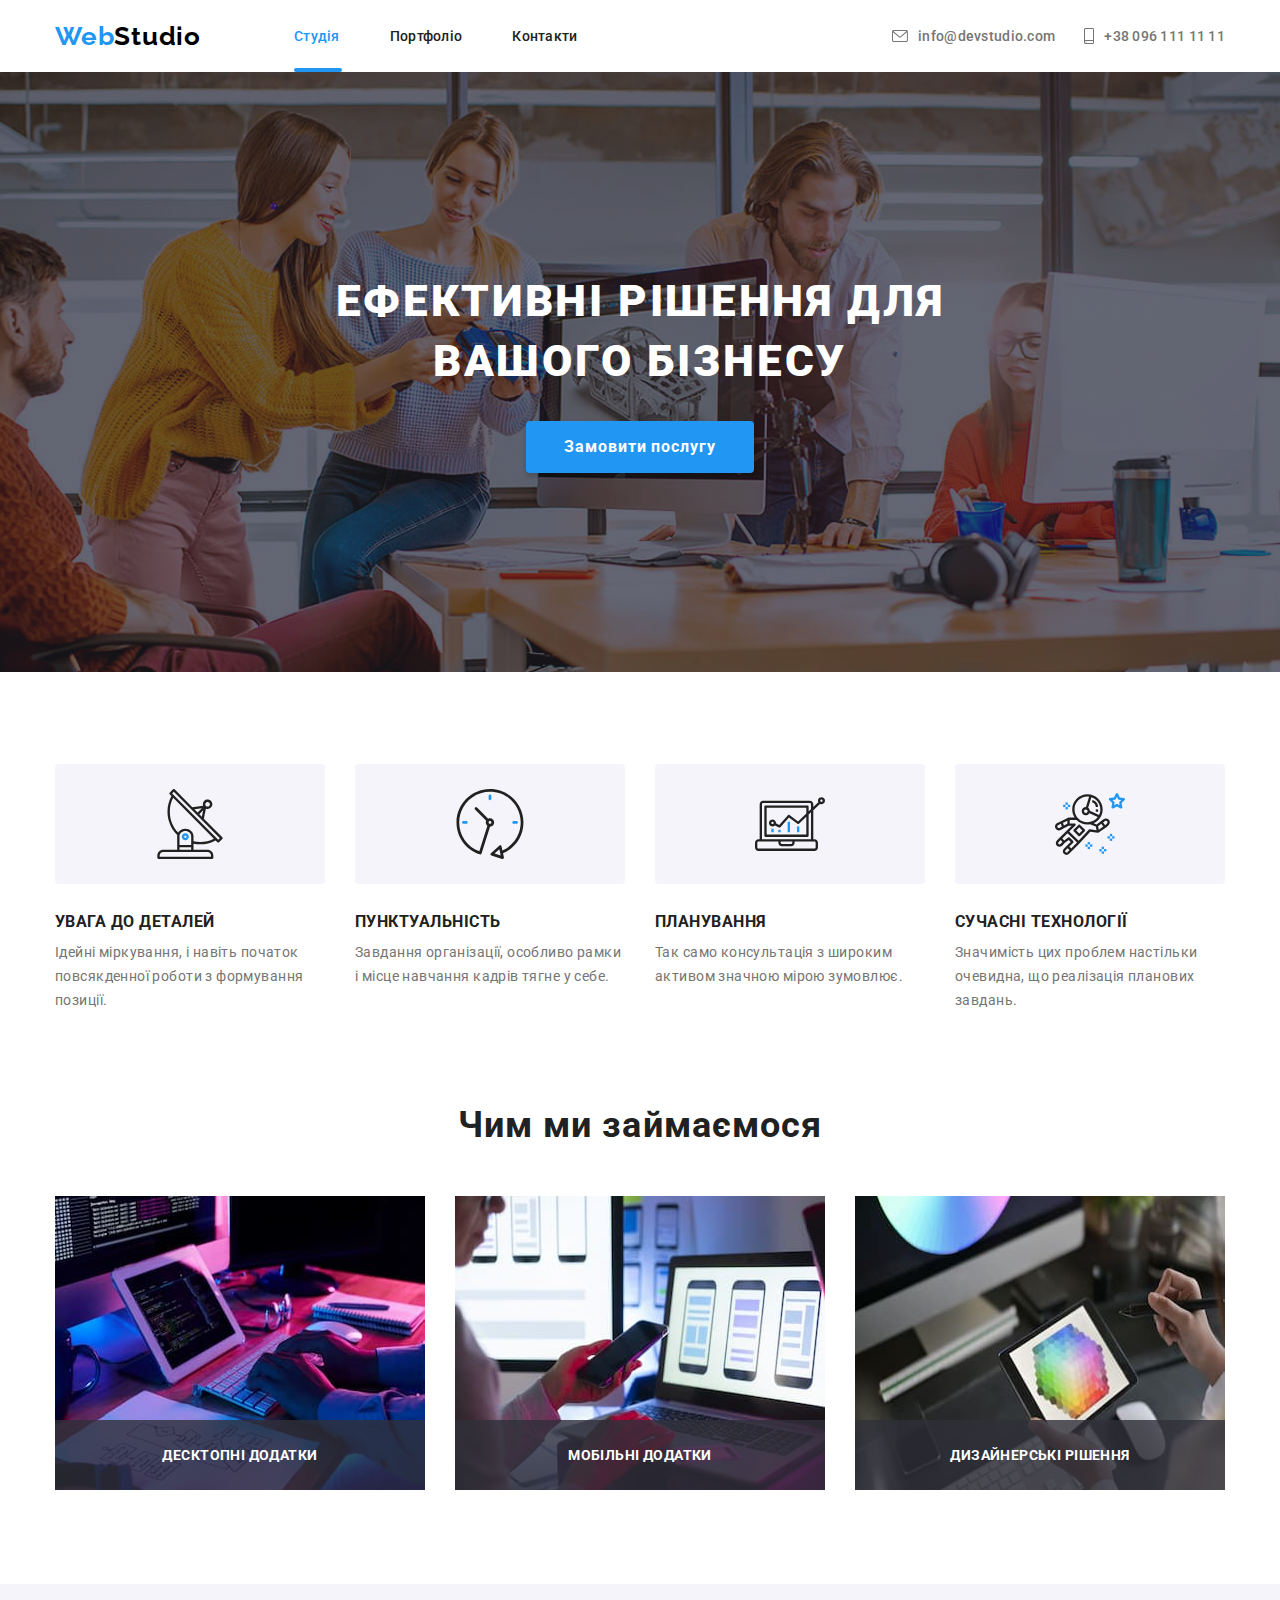
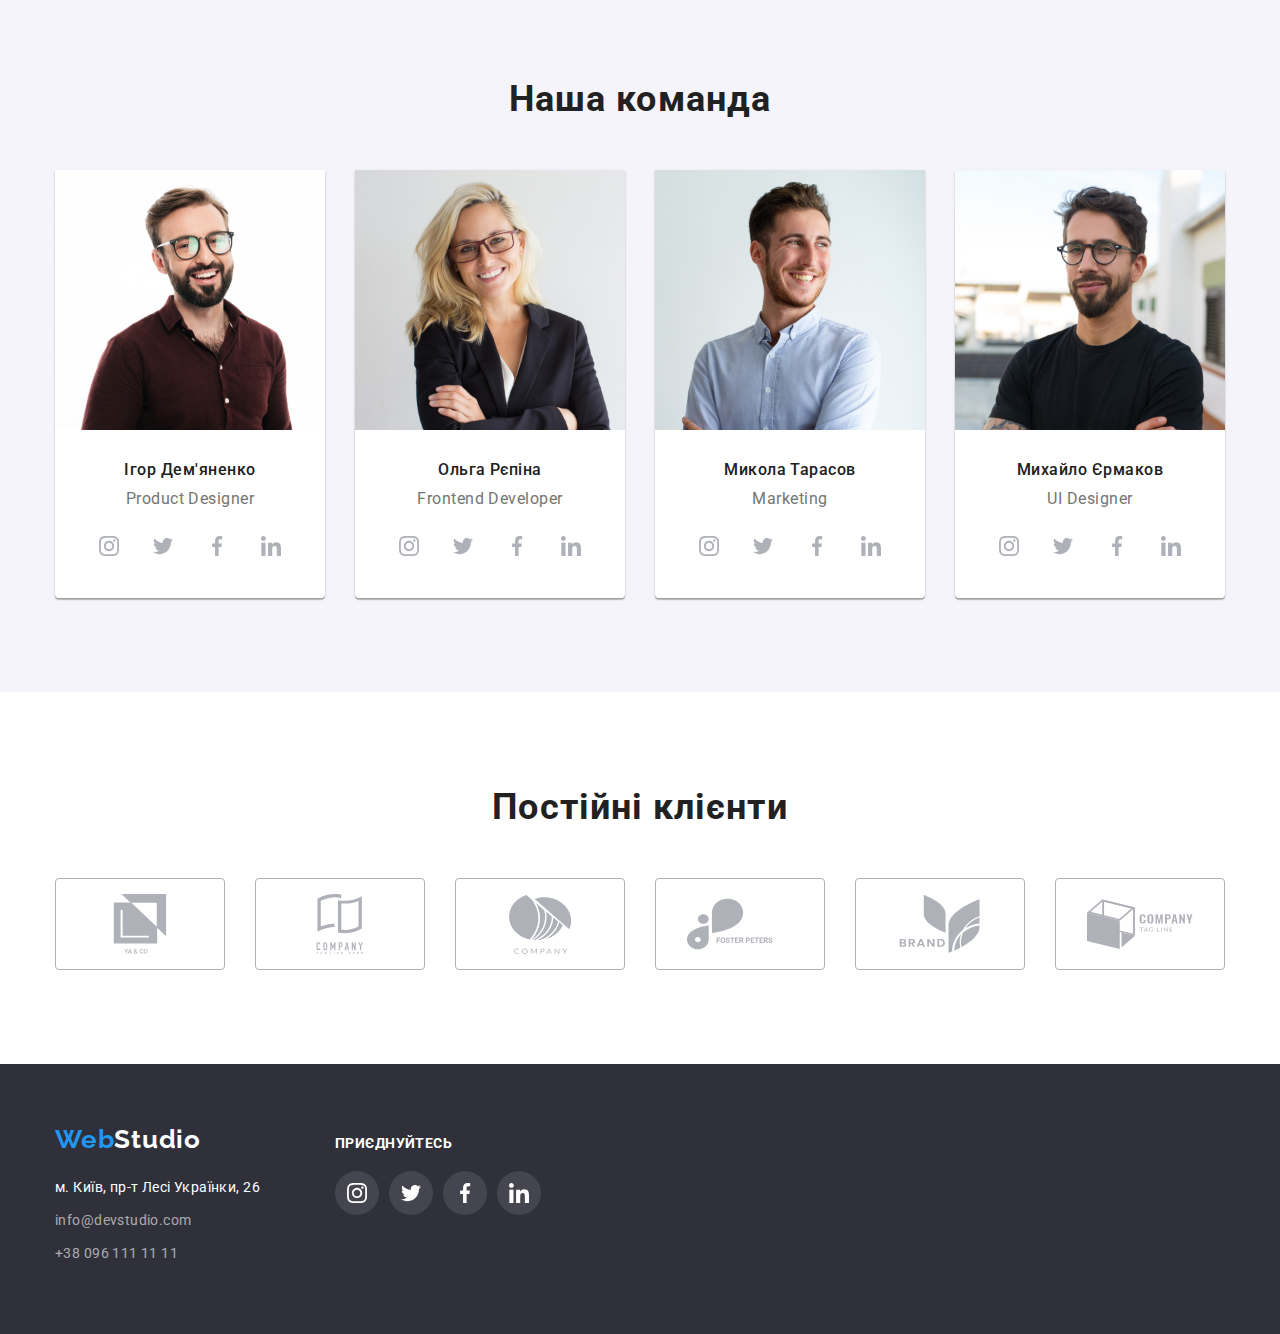
<file: index.html>
<!DOCTYPE html>
<html lang="en">
  <head>
    <meta charset="UTF-8" />
    <meta http-equiv="X-UA-Compatible" content="IE=edge" />
    <meta name="viewport" content="width=device-width, initial-scale=1.0" />
    <title>index</title>
    <link
      href="https://fonts.googleapis.com/css2?family=Roboto:wght@400;500;700;900&display=swap"
      rel="stylesheet"
    />
    <link
      href="https://fonts.googleapis.com/css2?family=Raleway:wght@700&display=swap"
      rel="stylesheet"
    />
    <link rel="stylesheet" href="./css/modern-normalize.css" />
    <link rel="stylesheet" href="./css/style.css" />
  </head>
  <body>
    <header class="header">
      <div class="container header-container">
        <!-- LOGO -->
        <a class="header-logo link" href="./index.html"
          >Web<span class="logo-color">Studio</span></a
        >
        <!-- NAV -->
        <nav>
          <ul class="header-list">
            <li>
              <a class="header-link link header-studio" href="./index.html"
                >Студія</a
              >
            </li>
            <li>
              <a class="header-link link" href="portfolio.html">Портфоліо</a>
            </li>
            <li>
              <a class="header-link link" href="#">Контакти</a>
            </li>
          </ul>
        </nav>
        <!-- COTACTS -->
        <ul class="header-link-flex">
          <li class="header-cont-flex">
            <a class="header-mail link" href="mailto:info@devstudio.com"
              ><svg class="icon-header" width="16" height="12">
                <use href=".//images/symbol-defs.svg#icon-envelope"></use>
              </svg>info@devstudio.com</a
            >
          </li>
          <li class="header-link-flex">
            <a class="header-tel link" href="”tel:+380961111111”"
              ><svg class="icon-header" width="10" height="16">
                <use href=".//images/symbol-defs.svg#icon-smartphone"></use>
                </svg>+38 096 111 11 11</a
            >
          </li>
        </ul>
      </div>
    </header>
    <main>
      <!-- HEADER+BUTTON -->
      <section class="header-main">
        <div class="container header-main-flex">
          <h1 class="main-text main-text-flex">
            Ефективні рішення для вашого бізнесу
          </h1>
          <button class="main-button" type="button" data-modal-open>
            <span class="main-text-button button-text-flex"
              >Замовити послугу</span
            >
          </button>
        </div>
      </section>
      <!-- SPECIALITIES -->
      <section>
        <div class="container spec-container">
          <h2 class="visually-hidden">Specialities</h2>
          <ul class="main-list-flex">
            <!-- Peculiarities 1 -->
            <li class="main-item-flex">
              <div class="icon-antenna-bg">
                <svg class="icon-item" width="70" height="70">
                  <use href=".//images/symbol-defs.svg#icon-antenna"></use>
                </svg>
              </div>
              <h3 class="specialities-after">УВАГА ДО ДЕТАЛЕЙ</h3>
              <p class="specialities-tittle">
                Ідейні міркування, і навіть початок повсякденної роботи з
                формування позиції.
              </p>
            </li>
            <!-- Peculiarities 2 -->
            <li class="main-item-flex"> 
              <div class="icon-antenna-bg">
                <svg class="icon-item" width="70" height="70">
                  <use href=".//images/symbol-defs.svg#icon-clock"></use>
                </svg>
              </div>
              <h3 class="specialities-after">ПУНКТУАЛЬНІСТЬ</h3>
              <p class="specialities-tittle">
                Завдання організації, особливо рамки і місце навчання кадрів тягне
                у себе.
              </p>
            </li>
            <!-- Peculiarities 3 -->
            <li class="main-item-flex"> 
              <div class="icon-antenna-bg">
                <svg class="icon-item" width="70" height="70">
                  <use href=".//images/symbol-defs.svg#icon-diagram"></use>
                </svg>
              </div>
              <h3 class="specialities-after">ПЛАНУВАННЯ</h3>
              <p class="specialities-tittle">
                Так само консультація з широким активом значною мірою зумовлює.
              </p>
            </li>
            <!-- Peculiarities 4 -->
            <li class="main-item-flex"> 
              <div class="icon-antenna-bg">
                <svg class="icon-item" width="70" height="70">
                  <use href=".//images/symbol-defs.svg#icon-astronaut"></use>
                </svg>
              </div>
              <h3 class="specialities-after">СУЧАСНІ ТЕХНОЛОГІЇ</h3>
              <p class="specialities-tittle">
                Значимість цих проблем настільки очевидна, що реалізація планових
                завдань.
              </p>
            </li>
          </ul>
        </div class="container">
      </section>
      <!-- PICTURE -->
        <section>
          <div class="container">
              <p class="picture-text">Чим ми займаємося</p>
              <ul class="picture-list-flex">
                <li class="picture-list">
                  <img
                    class="picture-marker"
                    src="./images/picture1.jpg"
                    alt="photo"
                    width="370"
                  />
                  <div class="picture-cont">
                    <p class="picture-tittle">
                      Десктопні додатки
                    </p>
                  </div>
                </li>
                <li class="picture-list">
                  <img src="./images/picture2.jpg" alt="photo" width="370" />
                  <div class="picture-cont">
                    <p class="picture-tittle">
                      Мобільні додатки
                    </p>
                  </div>
                </li>
                <li class="picture-list">
                  <img src="./images/picture3.jpg" alt="photo" width="370" />
                  <div class="picture-cont">
                    <p class="picture-tittle">
                      Дизайнерські рішення
                    </p>
                  </div>
                </li>
              </ul>
          </div>
      </section>
      <!-- OUR TEAM -->
      <section class="team-bg">
       <div class="container">
          <h2 class="team-text">Наша команда</h2>
          <ul class="team-list-flex">
            <!-- PHOTO 1 -->
            <li class="team-item">
              <img src="./images/img-3.jpg" alt="photo 3" width="270" />
              <div class="link-our">
                <h3 class="team-after">Ігор Дем'яненко</h3>
                <p class="team-tittle">Product Designer</p>
                <ul class="team-list-icon list">
                  <li class="team-item-icon">
                    <a href="" class="team-link-item link">
                      <svg class="team-icon" width="20" height="20">
                        <use href=".//images/symbol-defs.svg#icon-instagram"></use>
                      </svg>
                    </a>
                  </li>
                  <li class="team-item-icon">
                    <a href="" class="team-link-item link">
                      <svg class="team-icon width="20" height="20"">
                        <use href=".//images/symbol-defs.svg#icon-twitter"></use>
                      </svg>
                    </a>
                  </li>
                  <li class="team-item-icon">
                    <a href="" class="team-link-item link">
                      <svg class="team-icon width="20" height="20"">
                        <use href=".//images/symbol-defs.svg#icon-facebook" ></use>
                      </svg>
                    </a>
                  </li>
                  <li class="team-item-icon">
                    <a href="" class="team-link-item link">
                      <svg class="team-icon width="20" height="20"">
                        <use href=".//images/symbol-defs.svg#icon-linkedin" ></use>
                      </svg>
                    </a>
                  </li>
                </ul>
              </div>
            </li>
            <!-- PHOTO 2 -->
            <li class="team-item">
              <img src="./images/img-2.jpg" alt="photo 2" width="270" />
             <div class="link-our">
                <h3 class="team-after">Ольга Рєпіна</h3>
                <p class="team-tittle">Frontend Developer</p>
                <ul class="team-list-icon list">
                  <li class="team-item-icon">
                    <a href="" class="team-link-item link">
                      <svg class="team-icon" width="20" height="20">
                        <use href=".//images/symbol-defs.svg#icon-instagram"></use>
                      </svg>
                    </a>
                  </li>
                  <li class="team-item-icon">
                    <a href="" class="team-link-item link">
                      <svg class="team-icon width="20" height="20"">
                        <use href=".//images/symbol-defs.svg#icon-twitter" ></use>
                      </svg>
                    </a>
                  </li>
                  <li class="team-item-icon">
                    <a href="" class="team-link-item link">
                      <svg class="team-icon width="20" height="20"">
                        <use href=".//images/symbol-defs.svg#icon-facebook" ></use>
                      </svg>
                    </a>
                  </li>
                  <li class="team-item-icon">
                    <a href="" class="team-link-item link">
                      <svg class="team-icon width="20" height="20"">
                        <use href=".//images/symbol-defs.svg#icon-linkedin" ></use>
                      </svg>
                    </a>
                  </li>
                </ul>
             </div>
            </li>
            <!-- PHOTO 3 -->
            <li class="team-item">
              <img src="./images/img-1.jpg" alt="photo 1" width="270" />
              <div class="link-our">
                <h3 class="team-after">Микола Тарасов</h3>
                <p class="team-tittle">Marketing</p>
                <ul class="team-list-icon list">
                  <li class="team-item-icon">
                    <a href="" class="team-link-item link">
                      <svg class="team-icon" width="20" height="20">
                        <use href=".//images/symbol-defs.svg#icon-instagram"></use>
                      </svg>
                    </a>
                  </li>
                  <li class="team-item-icon">
                    <a href="" class="team-link-item link">
                      <svg class="team-icon width="20" height="20"">
                        <use href=".//images/symbol-defs.svg#icon-twitter" ></use>
                      </svg>
                    </a>
                  </li>
                  <li class="team-item-icon">
                    <a href="" class="team-link-item link">
                      <svg class="team-icon width="20" height="20"">
                        <use href=".//images/symbol-defs.svg#icon-facebook" ></use>
                      </svg>
                    </a>
                  </li>
                  <li class="team-item-icon">
                    <a href="" class="team-link-item link">
                      <svg class="team-icon width="20" height="20"">
                        <use href=".//images/symbol-defs.svg#icon-linkedin" ></use>
                      </svg>
                    </a>
                  </li>
                </ul>
              </div>
            </li>
            <!-- PHOTO 4 -->
            <li class="team-item">
              <img src="./images/img.jpg" alt="photo" width="270" />
              <div class="link-our">
                <h3 class="team-after">Михайло Єрмаков</h3>
                <p class="team-tittle">UI Designer</p>
                <ul class="team-list-icon list">
                  <li class="team-item-icon">
                    <a href="" class="team-link-item link">
                      <svg class="team-icon" width="20" height="20">
                        <use href=".//images/symbol-defs.svg#icon-instagram"></use>
                      </svg>
                    </a>
                  </li>
                  <li class="team-item-icon">
                    <a href="" class="team-link-item link">
                      <svg class="team-icon width="20" height="20"">
                        <use href=".//images/symbol-defs.svg#icon-twitter" ></use>
                      </svg>
                    </a>
                  </li>
                  <li class="team-item-icon">
                    <a href="" class="team-link-item link">
                      <svg class="team-icon width="20" height="20"">
                        <use href=".//images/symbol-defs.svg#icon-facebook" ></use>
                      </svg>
                    </a>
                  </li>
                  <li class="team-item-icon">
                    <a href="" class="team-link-item link">
                      <svg class="team-icon width="20" height="20"">
                        <use href=".//images/symbol-defs.svg#icon-linkedin" ></use>
                      </svg>
                    </a>
                  </li>
                </ul>
              </div>
            </li>
          </ul>
       </div>
      </section>
      <!-- REGULAR -->
      <section class="regular">
        <div class="container">
          <h2 class="regular-tittle">Постійні клієнти</h2>
          <ul class="regular-list list">
            <li class="regular-item">
              <a href="" class="regular-link link">
                <svg class="regular-icon" width="106" height="60">
                  <use href=".//images/symbol-defs.svg#icon-client1"></use>
                </svg>
              </a>
            </li>
            <li class="regular-item">
              <a href="" class="regular-link link">
                <svg class="regular-icon" width="106" height="60">
                  <use href=".//images/symbol-defs.svg#icon-client2"></use>
                </svg>
              </a>
            </li>
            <li class="regular-item">
              <a href="" class="regular-link link">
                <svg class="regular-icon" width="106" height="60">
                  <use href=".//images/symbol-defs.svg#icon-client3"></use>
                </svg>
              </a>
            </li>
            <li class="regular-item">
              <a href="" class="regular-link link">
                <svg class="regular-icon" width="106" height="60">
                  <use href=".//images/symbol-defs.svg#icon-client4"></use>
                </svg>
              </a>
            </li>
            <li class="regular-item">
              <a href="" class="regular-link link">
                <svg class="regular-icon" width="106" height="60">
                  <use href=".//images/symbol-defs.svg#icon-client5"></use>
                </svg>
              </a>
            </li>
            <li class="regular-item">
              <a href="" class="regular-link link">
                <svg class="regular-icon" width="106" height="60">
                  <use href=".//images/symbol-defs.svg#icon-client6"></use>
                </svg>
              </a>
            </li>
          </ul>
        </div>
      </section>
    </main>
    <footer class="footer">
      <div class="container footer-flex">
        <div class="footer-section">
          <!-- LOGO -->
          <a class="footer-logo link" href="./index.html"
            >Web<span class="footer-logo-text">Studio</span></a
          >
          <!-- ADDRESS -->
          <address class="footer-container">
            <ul>
              <!-- ADDRESS -->
              <li class="list-footer">
                <a
                  class="footer-address link"
                  href="https://goo.gl/maps/Zk8T9hZtrdQvCRy3A"
                  ="_blank"
                  rel="noopener noreferrer"
                  >м. Київ, пр-т Лесі Українки, 26</a
                >
              </li>
              <!-- MAIL -->
              <li class="list-footer">
                <a class="footer-tittle link" href="mailto:info@devstudio.com"
                  >info@devstudio.com</a
                >
              </li>
              <!-- TEL -->
              <li class="list-footer">
                <a class="footer-tittle link" href="tel:+380961111111"
                  >+38 096 111 11 11</a
                >
              </li>
            </ul>
          </address>
        </div>
        <!-- SOCIAL -->
        <div class="social">
          <div class="container">
            <p class="social-tittle">приєднуйтесь</p>
            <ul class="social-list list">
              <li class="social-item">
                <a href="" class="social-link link">
                  <svg class="social-icon" width="20" height="20">
                    <use href=".//images/symbol-defs.svg#icon-instagram"></use>
                  </svg>
                </a>
              </li>
              <li class="social-item">
                <a href="" class="social-link link">
                  <svg class="social-icon" width="20" height="20">
                    <use href=".//images/symbol-defs.svg#icon-twitter"></use>
                  </svg>
                </a>
              </li>
              <li class="social-item">
                <a href="" class="social-link link">
                  <svg class="social-icon" width="20" height="20">
                    <use href=".//images/symbol-defs.svg#icon-facebook"></use>
                  </svg>
                </a>
              </li>
              <li class="social-item">
                <a href="" class="social-link link">
                  <svg class="social-icon" width="20" height="20">
                    <use href=".//images/symbol-defs.svg#icon-linkedin"></use>
                  </svg>
                </a>
              </li>
            </ul>
          </div>
      </div>
    </footer>
    <!-- MODAL WINDOW -->
    <div class="backdrop is-hidden" data-modal>
      <div class="modal">
        <button type="button" class="modal-close" data-modal-close>
          <svg class="icon-modal" width="17" height="17">
            <use href=".//images/X.svg#icon-close"></use>
          </svg>
        </button>
      </div>
    </div>
    <script src="./js/modal.js"></script>
  </body>
</html>
</file>
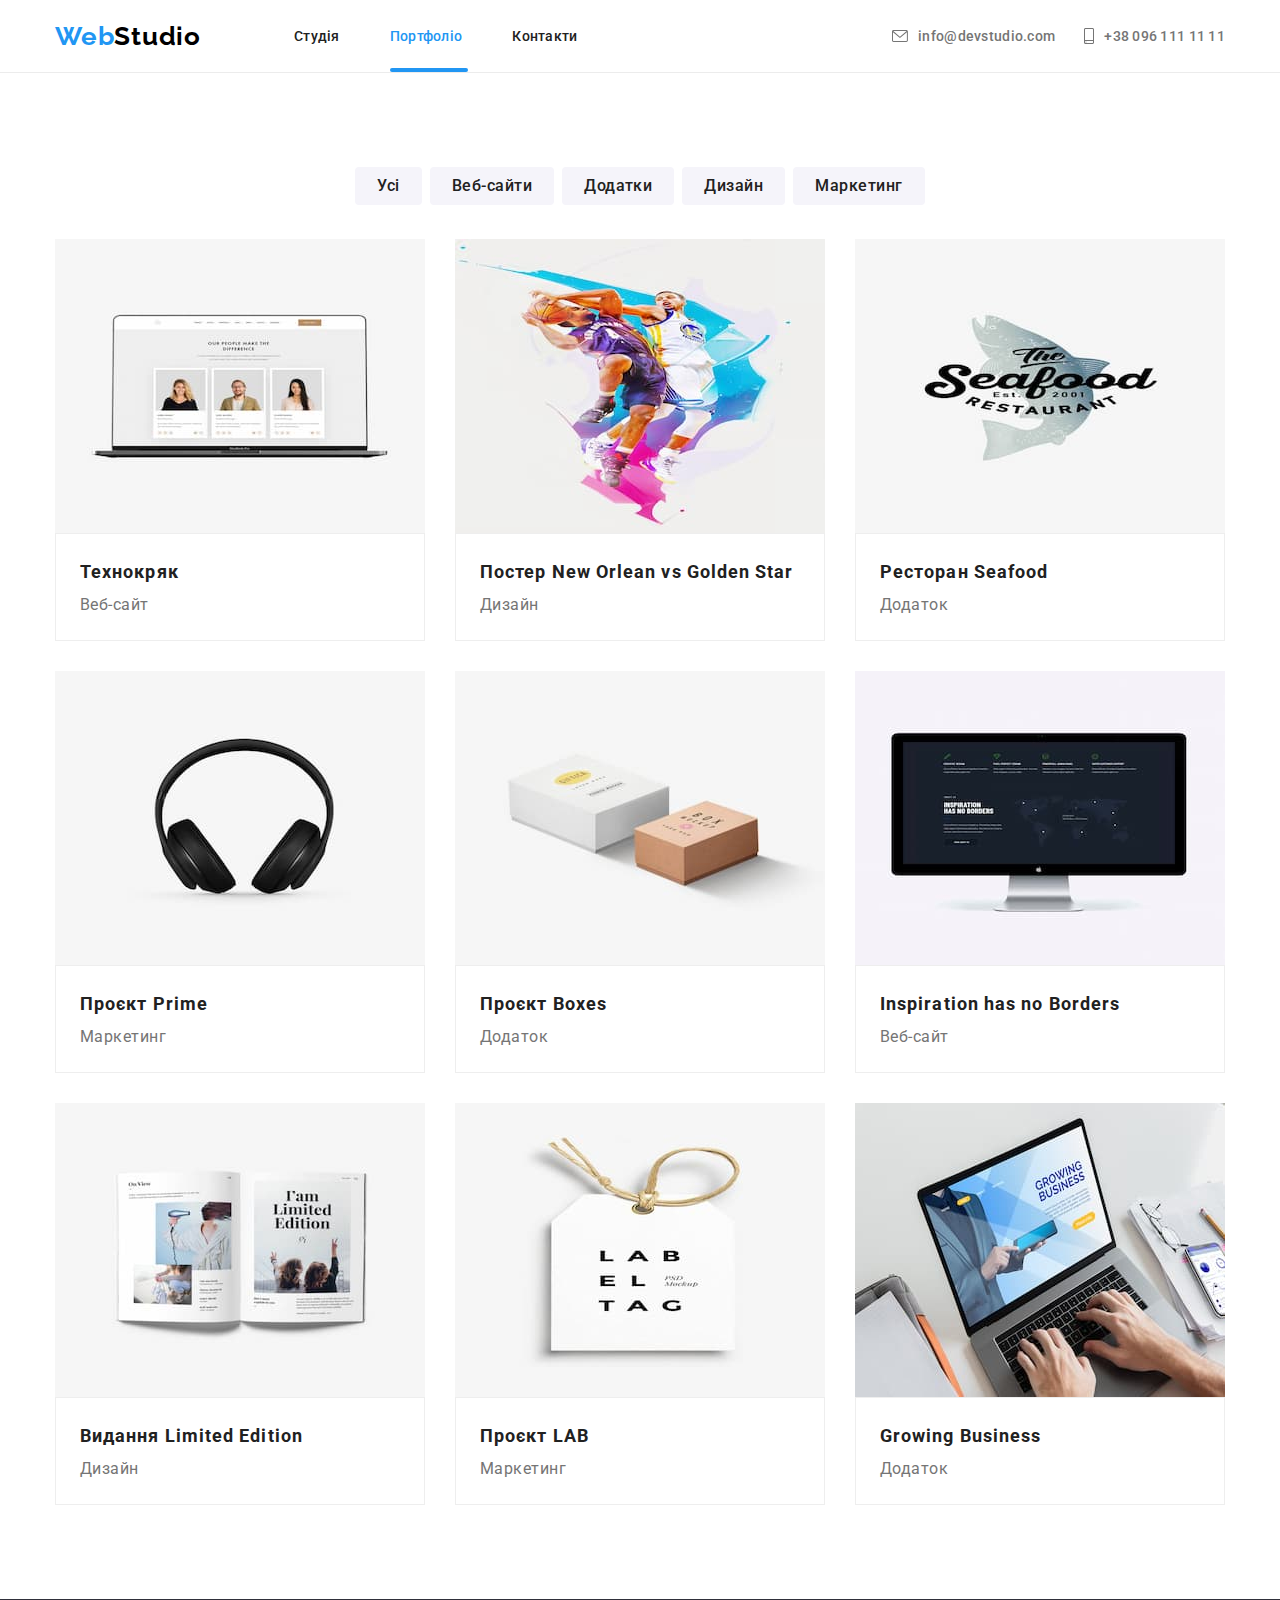
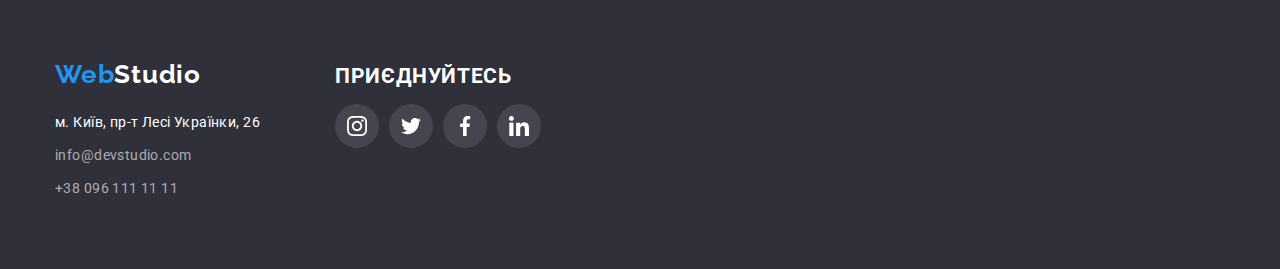
<file: portfolio.html>
<!DOCTYPE html>
<html lang="en">
  <head>
    <meta charset="UTF-8" />
    <meta http-equiv="X-UA-Compatible" content="IE=edge" />
    <meta name="viewport" content="width=device-width, initial-scale=1.0" />
    <title>Portfolio</title>
    <link
      href="https://fonts.googleapis.com/css2?family=Roboto:wght@400;500;700;900&display=swap"
      rel="stylesheet"
    />
    <link
      href="https://fonts.googleapis.com/css2?family=Raleway:wght@700&display=swap"
      rel="stylesheet"
    />
    <link rel="stylesheet" href="./css/modern-normalize.css" />
    <link rel="stylesheet" href="./css/style.css" />
  </head>
  <body>
    <header class="header header-port">
      <div class="container header-container">
        <!-- LOGO -->
        <a class="header-logo link" href="./index.html"
          >Web<span class="logo-color">Studio</span></a
        >
        <!-- NAV -->
        <nav>
          <ul class="header-list">
            <li>
              <a class="header-link link" href="./index.html">Студія</a>
            </li>
            <li>
              <a
                class="header-link link header-studio-port"
                href="portfolio.html"
                >Портфоліо</a
              >
            </li>
            <li>
              <a class="header-link link" href="#">Контакти</a>
            </li>
          </ul>
        </nav>
        <!-- COTACTS -->
        <ul class="header-link-flex">
          <li class="header-cont-flex">
            <a class="header-mail link" href="mailto:info@devstudio.com"
              ><svg class="icon-header" width="16" height="12">
                <use href=".//images/symbol-defs.svg#icon-envelope"></use></svg
              >info@devstudio.com</a
            >
          </li>
          <li class="header-link-flex">
            <a class="header-tel link" href="”tel:+380961111111”"
              ><svg class="icon-header" width="10" height="16">
                <use
                  href=".//images/symbol-defs.svg#icon-smartphone"
                ></use></svg
              >+38 096 111 11 11</a
            >
          </li>
        </ul>
      </div>
    </header>
    <main>
      <div class="container">
        <h1 class="visually-hidden">Cards</h1>
        <!-- filters button -->
        <ul class="filters-flex">
          <li class="filters-button">
            <button
              class="port-main-button port-main-button-text port-button-active"
              type="button"
            >
              Усі
            </button>
          </li>
          <li class="filters-button">
            <button
              class="port-main-button port-main-button-text"
              type="button"
            >
              Веб-сайти
            </button>
          </li>
          <li class="filters-button">
            <button
              class="port-main-button port-main-button-text"
              type="button"
            >
              Додатки
            </button>
          </li>
          <li class="filters-button">
            <button
              class="port-main-button port-main-button-text"
              type="button"
            >
              Дизайн
            </button>
          </li>
          <li class="filters-button">
            <button
              class="port-main-button port-main-button-text"
              type="button"
            >
              Маркетинг
            </button>
          </li>
        </ul>
        <!-- project cards -->
        <ul class="project-cards list">
          <!-- project 1 -->
          <li class="project-list">
            <a class="project-item link" href="">
              <div class="project-anim">
                <img
                  src=".//images/project1.jpg"
                  width="370"
                  height="294"
                  alt="project 1"
                />
                <p class="project-top-text">
                  Ресурс пропонує комплексні пропозиції з різним рівнем
                  функціоналу та сервісів. Все це дозволить відвідувачу отримати
                  вичерпні відомості про компанію чи приватну особу.
                </p>
              </div>
              <div class="card-flex">
                <h3 class="project-after">Технокряк</h3>
                <p class="project-tittle">Веб-сайт</p>
              </div>
            </a>
          </li>
          <!-- project 2 -->
          <li class="project-list">
            <a class="project-item link" href="">
              <div class="project-anim">
                <img
                  src=".//images/project2.jpg"
                  width="370"
                  height="294"
                  alt="project 2"
                />
                <p class="project-top-text">
                  Ресурс пропонує комплексні пропозиції з різним рівнем
                  функціоналу та сервісів. Все це дозволить відвідувачу отримати
                  вичерпні відомості про компанію чи приватну особу.
                </p>
              </div>
              <div class="card-flex">
                <h3 class="project-after">Постер New Orlean vs Golden Star</h3>
                <p class="project-tittle">Дизайн</p>
              </div>
            </a>
          </li>
          <!-- project 3 -->
          <li class="project-list">
            <a class="project-item link" href="">
              <div class="project-anim">
                <img
                  src=".//images/project3.jpg"
                  width="370"
                  height="294"
                  alt="project 3"
                />
                <p class="project-top-text">
                  Ресурс пропонує комплексні пропозиції з різним рівнем
                  функціоналу та сервісів. Все це дозволить відвідувачу отримати
                  вичерпні відомості про компанію чи приватну особу.
                </p>
              </div>
              <div class="card-flex">
                <h3 class="project-after">Ресторан Seafood</h3>
                <p class="project-tittle">Додаток</p>
              </div>
            </a>
          </li>
          <!-- project 4 -->
          <li class="project-list">
            <a class="project-item link" href="">
              <div class="project-anim">
                <img
                  src=".//images/project4.jpg"
                  width="370"
                  height="294"
                  alt="project 4"
                />
                <p class="project-top-text">
                  Ресурс пропонує комплексні пропозиції з різним рівнем
                  функціоналу та сервісів. Все це дозволить відвідувачу отримати
                  вичерпні відомості про компанію чи приватну особу.
                </p>
              </div>
              <div class="card-flex">
                <h3 class="project-after">Проєкт Prime</h3>
                <p class="project-tittle">Маркетинг</p>
              </div>
            </a>
          </li>
          <!-- project 5 -->
          <li class="project-list">
            <a class="project-item link" href="">
              <div class="project-anim">
                <img
                  src=".//images/project5.jpg"
                  width="370"
                  height="294"
                  alt="project 5"
                />
                <p class="project-top-text">
                  Ресурс пропонує комплексні пропозиції з різним рівнем
                  функціоналу та сервісів. Все це дозволить відвідувачу отримати
                  вичерпні відомості про компанію чи приватну особу.
                </p>
              </div>
              <div class="card-flex">
                <h3 class="project-after">Проєкт Boxes</h3>
                <p class="project-tittle">Додаток</p>
              </div>
            </a>
          </li>
          <!-- project 6 -->
          <li class="project-list">
            <a class="project-item link" href="">
              <div class="project-anim">
                <img
                  src=".//images/project6.jpg"
                  width="370"
                  height="294"
                  alt="project 6"
                />
                <p class="project-top-text">
                  Ресурс пропонує комплексні пропозиції з різним рівнем
                  функціоналу та сервісів. Все це дозволить відвідувачу отримати
                  вичерпні відомості про компанію чи приватну особу.
                </p>
              </div>
              <div class="card-flex">
                <h3 class="project-after">Inspiration has no Borders</h3>
                <p class="project-tittle">Веб-сайт</p>
              </div>
            </a>
          </li>
          <!-- project 7 -->
          <li class="project-list">
            <a class="project-item link" href="">
              <div class="project-anim">
                <img
                  src=".//images/project7.jpg"
                  width="370"
                  height="294"
                  alt="project 7"
                />
                <p class="project-top-text">
                  Ресурс пропонує комплексні пропозиції з різним рівнем
                  функціоналу та сервісів. Все це дозволить відвідувачу отримати
                  вичерпні відомості про компанію чи приватну особу.
                </p>
              </div>
              <div class="card-flex">
                <h3 class="project-after">Видання Limited Edition</h3>
                <p class="project-tittle">Дизайн</p>
              </div>
            </a>
          </li>
          <!-- project 8 -->
          <li class="project-list">
            <a class="project-item link" href="">
              <div class="project-anim">
                <img
                  src=".//images/project8.jpg"
                  width="370"
                  height="294"
                  alt="project 8"
                />
                <p class="project-top-text">
                  Ресурс пропонує комплексні пропозиції з різним рівнем
                  функціоналу та сервісів. Все це дозволить відвідувачу отримати
                  вичерпні відомості про компанію чи приватну особу.
                </p>
              </div>
              <div class="card-flex">
                <h3 class="project-after">Проєкт LAB</h3>
                <p class="project-tittle">Маркетинг</p>
              </div>
            </a>
          </li>
          <!-- project 9 -->
          <li class="project-list">
            <a class="project-item link" href="">
              <div class="project-anim">
                <img
                  src=".//images/project9.jpg"
                  width="370"
                  height="294"
                  alt="project 8"
                />
                <p class="project-top-text">
                  Ресурс пропонує комплексні пропозиції з різним рівнем
                  функціоналу та сервісів. Все це дозволить відвідувачу отримати
                  вичерпні відомості про компанію чи приватну особу.
                </p>
              </div>
              <div class="card-flex">
                <h3 class="project-after">Growing Business</h3>
                <p class="project-tittle">Додаток</p>
              </div>
            </a>
          </li>
        </ul>
      </div>
    </main>
    <footer class="footer">
      <div class="container footer-flex">
        <section class="footer-section">
          <!-- LOGO -->
          <a class="footer-logo link" href="./index.html"
            >Web<span class="footer-logo-text">Studio</span></a
          >
          <!-- ADDRESS -->
          <address class="footer-container">
            <ul>
              <!-- ADDRESS -->
              <li class="list-footer">
                <a
                  class="footer-address link"
                  href="https://goo.gl/maps/Zk8T9hZtrdQvCRy3A"
                  ="_blank"
                  rel="noopener noreferrer"
                  >м. Київ, пр-т Лесі Українки, 26</a
                >
              </li>
              <!-- MAIL -->
              <li class="list-footer">
                <a class="footer-tittle link" href="mailto:info@devstudio.com"
                  >info@devstudio.com</a
                >
              </li>
              <!-- TEL -->
              <li class="list-footer">
                <a class="footer-tittle link" href="tel:+380961111111"
                  >+38 096 111 11 11</a
                >
              </li>
            </ul>
          </address>
        </section>
        <!-- SOCIAL -->
        <section class="social">
          <div class="container">
            <h2 class="social-tittle">приєднуйтесь</h2>
            <ul class="social-list list">
              <li class="social-item">
                <a href="" class="social-link link">
                  <svg class="social-icon" width="20" height="20">
                    <use href=".//images/symbol-defs.svg#icon-instagram"></use>
                  </svg>
                </a>
              </li>
              <li class="social-item">
                <a href="" class="social-link link">
                  <svg class="social-icon" width="20" height="20">
                    <use href=".//images/symbol-defs.svg#icon-twitter"></use>
                  </svg>
                </a>
              </li>
              <li class="social-item">
                <a href="" class="social-link link">
                  <svg class="social-icon" width="20" height="20">
                    <use href=".//images/symbol-defs.svg#icon-facebook"></use>
                  </svg>
                </a>
              </li>
              <li class="social-item">
                <a href="" class="social-link link">
                  <svg class="social-icon" width="20" height="20">
                    <use href=".//images/symbol-defs.svg#icon-linkedin"></use>
                  </svg>
                </a>
              </li>
            </ul>
          </div>
        </section>
      </div>
    </footer>
  </body>
</html>
</file>
<file: css/style.css>
:root {
  --white: #ffffff;
  --mostly-black: #000000;
  --dark-gray: #757575;
  --very-dark-gray: #212121;
  --vivid-blue: #2196f3;
  --very-dark-grayish-blue: #2f303a;
  --vivid-blue-button: #188ce8;
  --light-grayish-blue: #f5f4fa;
  --light-gray: #c4c4c4;
  --grayish-blue: #afb1b8;
  --very-light-gray: #ececec;
  --very-light-gray-two: #eeeeee;
  --transition-animation: 250ms cubic-bezier(0.4, 0, 0.2, 1);
}

p,
h1,
h2,
h3,
h4,
h5,
h6 {
  margin: 0;
}

ul,
ol {
  margin: 0;
  padding-left: 0;
}

li {
  list-style: none;
}

button {
  cursor: pointer;
  outline: transparent;
}
a {
}

address {
  font-style: normal;
}

img {
  display: block;
}

.link {
  text-decoration: none;
}

.visually-hidden {
  position: absolute;
  width: 1px;
  height: 1px;
  margin: -1px;
  border: 0;
  padding: 0;
  white-space: nowrap;
  clip-path: inset(100%);
  clip: rect(0 0 0 0);
  overflow: hidden;
}

body {
  overflow-x: hidden;
  box-sizing: border-box;
  margin: 0;
  padding: 0;
  font-family: "Roboto";
  font-style: normal;
  background-color: var(--white);
  font-size: 14px;
  letter-spacing: 0.03em;
  color: var(--mosty-black);
}
.container {
  width: 1200px;
  padding-left: 15px;
  padding-right: 15px;
  margin: 0 auto;
}
/* ---------------------INDEX--------------------- */

/* ---------------------HEADER--------------------- */
.header {
}
.header-container {
  display: flex;
  align-items: center;
  /* justify-content: space-between; */
}
.header-logo {
  font-family: "Raleway";
  font-weight: 700;
  font-size: 26px;
  line-height: 31px;
  letter-spacing: 0.03em;
  color: var(--vivid-blue);
  margin-right: 93px;
}

.logo-color {
  color: var(--mostly-black);
}
.header-list {
  display: flex;
  align-items: center;
  gap: 50px;
}
.header-link {
  font-weight: 500;
  line-height: 16px;
  letter-spacing: 0.02em;
  color: var(--very-dark-gray);
  transition: color var(--transition-animation);
}
.header-studio {
  font-weight: 500;
  font-size: 14px;
  line-height: 16px;
  letter-spacing: 0.02em;
  color: var(--vivid-blue);
  display: block;
  position: relative;
  padding-bottom: 28px;
  padding-top: 28px;
}
.header-studio::after {
  content: "";
  position: absolute;
  bottom: 0;
  left: 0;
  width: 48px;
  height: 4px;
  background-color: var(--vivid-blue);
  border-radius: 2px;
}

.header-cont-flex {
  display: flex;
  justify-content: center;
  align-items: center;
  width: 161px;
  height: 16px;
}
.header-tel {
  display: flex;
  font-weight: 500;
  line-height: 16px;
  letter-spacing: 0.02em;
  color: var(--dark-gray);
  transition: color var(--transition-animation);
}
.header-tel:hover,
.header-tel:focus {
  color: var(--vivid-blue);
}
.header-link:hover,
.header-link:focus {
  color: var(--vivid-blue);
}
.header-link-flex {
  display: flex;
  gap: 30px;
  margin-left: auto;
}
.header-mail {
  display: flex;
  align-items: center;
  font-weight: 500;
  line-height: 16px;
  letter-spacing: 0.02em;
  color: var(--dark-gray);
  transition: color var(--transition-animation);
}
.header-mail:hover,
:focus {
  color: var(--vivid-blue);
}
.icon-header {
  margin-right: 10px;
  fill: var(--dark-gray);
}
.header-tel:hover .icon-header,
.header-tel:focus .icon-header {
  fill: currentColor;
}
.header-mail:hover .icon-header,
.header-mail:focus .icon-header {
  fill: currentColor;
}

/* ---------------------MAIN=HEADER+BUTTON--------------------- */
.header-bg-container {
  background: var(--light-gray);
  width: 1200px;
  padding-left: 15px;
  padding-right: 15px;
  margin: 0 auto;
}
.header-main {
  background-image: linear-gradient(
      rgba(47, 48, 58, 0.4),
      rgba(47, 48, 58, 0.4)
    ),
    url(../images/header.png);
  background-repeat: no-repeat;
  background-position: center;
  background-size: 1600px;
}
.header-main-flex {
  height: 600px;
  display: flex;
  align-items: center;
  justify-content: center;
  flex-direction: column;
  gap: 30px;
}
.main-text {
  font-weight: 900;
  font-size: 44px;
  line-height: 60px;
  text-align: center;
  letter-spacing: 0.06em;
  text-transform: uppercase;
  color: var(--white);
}
.main-text-flex {
  width: 696px;
}
.main-button {
  background: var(--vivid-blue);
  box-shadow: 0px 4px 4px rgba(0, 0, 0, 0.15);
  border-radius: 4px;
  border: 0px;
}
.button-text-flex {
  display: flex;
  justify-content: center;
  height: 50px;
  width: 216px;
}
.main-text-button {
  font-family: "Roboto";
  font-weight: 700;
  font-size: 16px;
  line-height: 30px;
  display: flex;
  align-items: center;
  text-align: center;
  letter-spacing: 0.06em;
  color: var(--white);
}
.main-button:active {
  background: var(--vivid-blue-button);
  box-shadow: 0px 4px 4px rgba(0, 0, 0, 0.15);
  border-radius: 4px;
}

.main-text-button {
  font-weight: 700;
  font-size: 16px;
  line-height: 30px;
  display: flex;
  align-items: center;
  text-align: center;
  letter-spacing: 0.06em;
  color: var(--white);
}
.icon-antenna-bg {
  background: var(--light-grayish-blue);
  border-radius: 4px;
  margin-bottom: 30px;
  display: flex;
  justify-content: center;
  align-items: center;
  height: 120px;
  width: 270px;
}
.icon-items {
}

/* ---------------------MAIN=SPECIALITIES--------------------- */
.specialities-after {
  font-weight: 700;
  line-height: 16px;
  letter-spacing: 0.03em;
  text-transform: uppercase;
  color: var(--very-dark-gray);
  padding-bottom: 10px;
}
.specialities-tittle {
  line-height: 24px;
  letter-spacing: 0.03em;
  color: var(--dark-gray);
}

.main-list-flex {
  display: flex;
  /* justify-content: center; */
  gap: 30px;
  margin-left: auto;
  margin-top: 92px;
  margin-bottom: 92px;
}
.main-item-flex {
}

/* ---------------------PICTURE--------------------- */
.picture-text {
  font-weight: 700;
  font-size: 36px;
  line-height: 42px;
  text-align: center;
  letter-spacing: 0.03em;
  color: var(--very-dark-gray);
  margin-bottom: 50px;
}
.picture-marker {
  list-style: none;
}
.picture-list-flex {
  display: flex;
  gap: 30px;
  margin-bottom: 94px;
}
.picture-list {
  position: relative;
}
.picture-cont {
  position: absolute;
  background: rgba(47, 48, 58, 0.8);
  display: flex;
  justify-content: center;
  align-items: center;
  width: 370px;
  height: 70px;
  bottom: 0;
  right: 0;
}
.picture-tittle {
  font-weight: 700;
  line-height: 16px;
  text-align: center;
  letter-spacing: 0.03em;
  text-transform: uppercase;
  color: var(--white);
}

/* ---------------------OUR TEAM----------------------- */
.team-bg {
  background: var(--light-grayish-blue);
}
.team-text {
  font-weight: 700;
  font-size: 36px;
  line-height: 42px;
  text-align: center;
  letter-spacing: 0.03em;
  color: var(--very-dark-gray);
  padding-top: 94px;
  padding-bottom: 50px;
}
.link-our {
  padding-top: 30px;
}
.team-after {
  font-weight: 500;
  font-size: 16px;
  line-height: 19px;
  text-align: center;
  letter-spacing: 0.03em;
  color: var(--very-dark-gray);
  padding-bottom: 10px;
}
.team-tittle {
  font-size: 16px;
  line-height: 19px;
  text-align: center;
  letter-spacing: 0.03em;
  color: var(--dark-gray);
  margin-bottom: 16px;
}
.team-list-flex {
  display: flex;
  padding-bottom: 94px;
  gap: 30px;
}
.team-item {
  background: var(--white);
  box-shadow: 0px 1px 3px rgba(0, 0, 0, 0.12), 0px 1px 1px rgba(0, 0, 0, 0.14),
    0px 2px 1px rgba(0, 0, 0, 0.2);
  border-radius: 0px 0px 4px 4px;
}
.team-list-icon {
  display: flex;
  justify-content: center;
  gap: 10px;
}
.team-item-icon {
  width: 44px;
  height: 44px;
  margin-bottom: 30px;
}
.team-link-item {
  width: 100%;
  height: 100%;
  display: flex;
  align-items: center;
  justify-content: center;
  border-radius: 50%;
  transition: background-color var(--transition-animation);
}
.team-icon {
  fill: var(--grayish-blue);
  transition: fill var(--transition-animation);
}
.team-link-item:hover {
  background-color: var(--vivid-blue);
}
.team-link-item:hover .team-icon {
  fill: var(--white);
}

/* ---------------------REGULAR CUSTOMERS--------------------- */
.regular {
  padding-top: 94px;
  padding-bottom: 94px;
}
.regular-list {
  display: flex;
  gap: 30px;
}
.regular-item {
  width: calc((100% - 150px) / 6);
  height: 92px;
}
.regular-link {
  height: 100%;
  border: 1px solid var(--grayish-blue);
  border-radius: 4px;
  display: flex;
  align-items: center;
  justify-content: center;
  transition: border-color var(--transition-animation);
}
.regular-tittle {
  font-weight: 700;
  font-size: 36px;
  line-height: 42px;
  text-align: center;
  letter-spacing: 0.03em;
  color: var(--very-dark-gray);
  padding-bottom: 50px;
}
.regular-icon {
  fill: var(--grayish-blue);
  transition: fill var(--transition-animation);
}
.regular-link:hover {
  border-color: var(--vivid-blue);
}
.regular-link:hover .regular-icon {
  fill: var(--vivid-blue);
}
.regular-link:hover .regular-icon,
.regular-link:focus .regular-icon {
  fill: var(--vivid-blue);
}
/* ---------------------FOOTER--------------------- */
.footer {
  background: var(--very-dark-grayish-blue);
  padding-top: 60px;
  padding-bottom: 60px;
  display: flex;
}
.footer-flex {
  display: flex;
  align-items: baseline;
}
.footer-section {
}

.footer-container {
  margin-top: 20px;
}
.footer-logo {
  font-family: "Raleway";
  font-weight: 700;
  font-size: 26px;
  line-height: 31px;
  letter-spacing: 0.03em;
  color: var(--vivid-blue);
}
.footer-logo-text {
  color: var(--white);
}
.list-footer {
  margin-bottom: 9px;
}
.footer-tittle {
  font-weight: 400;
  line-height: 24px;
  letter-spacing: 0.03em;
  color: rgba(255, 255, 255, 0.6);
  transition: color var(--transition-animation);
}
.footer-tittle:hover,
:focus {
  color: var(--vivid-blue);
}
.footer-address {
  font-weight: 400;
  font-size: 14px;
  line-height: 24px;
  letter-spacing: 0.03em;
  color: var(--white);
  transition: color var(--transition-animation);
}
.footer-address:hover,
:focus {
  border-color: var(--vivid-blue);
}
.social {
  margin-left: 60px;
  width: 206px;
  height: 80px;
}
.social-tittle {
  font-weight: 700;
  line-height: 16px;
  letter-spacing: 0.03em;
  text-transform: uppercase;
  color: var(--white);
  padding-bottom: 20px;
}
.social-list {
  display: flex;
  gap: 10px;
}
.social-item {
  width: 44px;
  height: 44px;
  border-radius: 50%;
  background: rgba(255, 255, 255, 0.1);
}
.social-link {
  width: 100%;
  height: 100%;
  display: flex;
  align-items: center;
  justify-content: center;
  border-radius: 50%;
  transition: background var(--transition-animation);
}
.social-icon {
  fill: var(--white);
}
.social-link:hover,
.social-link:focus {
  background-color: var(--vivid-blue);
}

.backdrop {
  width: 100%;
  height: 100%;
  position: fixed;
  top: 0;
  transition: opacity var(--transition-animation),
    visibility var(--transition-animation);
  background-color: rgba(0, 0, 0, 0.2);
}
.modal {
  position: fixed;
  width: 528px;
  min-height: 581px;
  background-color: var(--white);
  border-radius: 4px;
  box-shadow: 0px 1px 3px rgba(0, 0, 0, 0.12), 0px 1px 1px rgba(0, 0, 0, 0.14),
    0px 2px 1px rgba(0, 0, 0, 0.2);
  top: 50%;
  left: 50%;
  transform: translate(-50%, -50%);
}
.modal-close {
  width: 30px;
  height: 30px;
  border: 1px solid rgba(0, 0, 0, 0.1);
  border-radius: 50%;
  background-color: transparent;
  position: absolute;
  top: 10px;
  right: 10px;
  background: var(--white);
  display: flex;
  align-items: center;
}

.is-hidden {
  opacity: 0;
  pointer-events: none;
  visibility: hidden;
}

/* ---------------------PORTFOLIO--------------------- */

/* ---------------------HEADER--------------------- */
.header-studio-port {
  font-weight: 500;
  font-size: 14px;
  line-height: 16px;
  letter-spacing: 0.02em;
  color: var(--vivid-blue);
  display: block;
  position: relative;
  padding-bottom: 28px;
  padding-top: 28px;
}
.header-studio-port::after {
  content: "";
  position: absolute;
  bottom: 0;
  left: 0;
  width: 78px;
  height: 4px;
  background-color: var(--vivid-blue);
  border-radius: 2px;
}
.header-link-port {
  color: var(--vivid-blue);
}
.header-port {
  margin-bottom: 94px;
  border-bottom: 1px solid var(--very-light-gray);
}

/* ---------------------FILTERS--------------------- */

.port-button-active:active {
  background: var(--vivid-blue);
  box-shadow: 0px 3px 1px var(--mostly-black), 0px 1px 2px var(--mostly-black),
    0px 2px 2px var(--mostly-black);
  border-radius: 4px;
}
.port-main-button {
  background: var(--light-grayish-blue);
  border-radius: 4px;
  border: 0;
  padding: 6px 22px 6px 22px;
  transition: color var(--transition-animation),
    background var(--transition-animation);
}
.port-main-button:hover,
.port-main-button:focus {
  background-color: var(--vivid-blue);
  color: var(--white);
}

.port-main-button-text {
  font-family: "Roboto";
  font-weight: 500;
  font-size: 16px;
  line-height: 26px;
  text-align: center;
  letter-spacing: 0.03em;
  color: var(--very-dark-gray);
}

.filters-button {
  display: flex;
  justify-content: center;
  align-items: center;
}

/* ---------------------PROJECT--------------------- */

.filters-flex {
  display: flex;
  justify-content: center;
  align-items: center;
  margin-bottom: 34px;
  gap: 8px;
}
.project-cards {
  display: flex;
  flex-wrap: wrap;
  gap: 30px;
  margin-bottom: 94px;
}

.project-item {
  width: 370px;
  background: var(--white);
  display: block;
}
.project-after {
  font-weight: 700;
  font-size: 18px;
  line-height: 36px;
  letter-spacing: 0.06em;
  color: var(--very-dark-gray);
}
.project-tittle {
  font-weight: 400;
  font-size: 16px;
  line-height: 30px;
  letter-spacing: 0.03em;
  color: var(--dark-gray);
}
.card-flex {
  border-top: 0;
  padding: 20px 24px;
  border: 1px solid var(--very-light-gray-two);
}
.project-item:hover {
  box-shadow: 0px 1px 1px rgba(0, 0, 0, 0.12), 0px 4px 4px rgba(0, 0, 0, 0.06),
    1px 4px 6px rgba(0, 0, 0, 0.16);
}
.project-anim {
  position: relative;
  overflow: hidden;
}
.project-top-text {
  display: flex;
  align-items: center;
  position: absolute;
  top: 0;
  left: 0;
  color: var(--white);
  background-color: rgba(33, 150, 243, 0.9);
  line-height: 28px;
  font-weight: 400;
  padding: 40px;
  height: 100%;
  transform: translateY(100%);
  transition: var(--transition-animation);
}
.project-item:hover .project-top-text {
  transform: translateY(0%);
}
</file>
